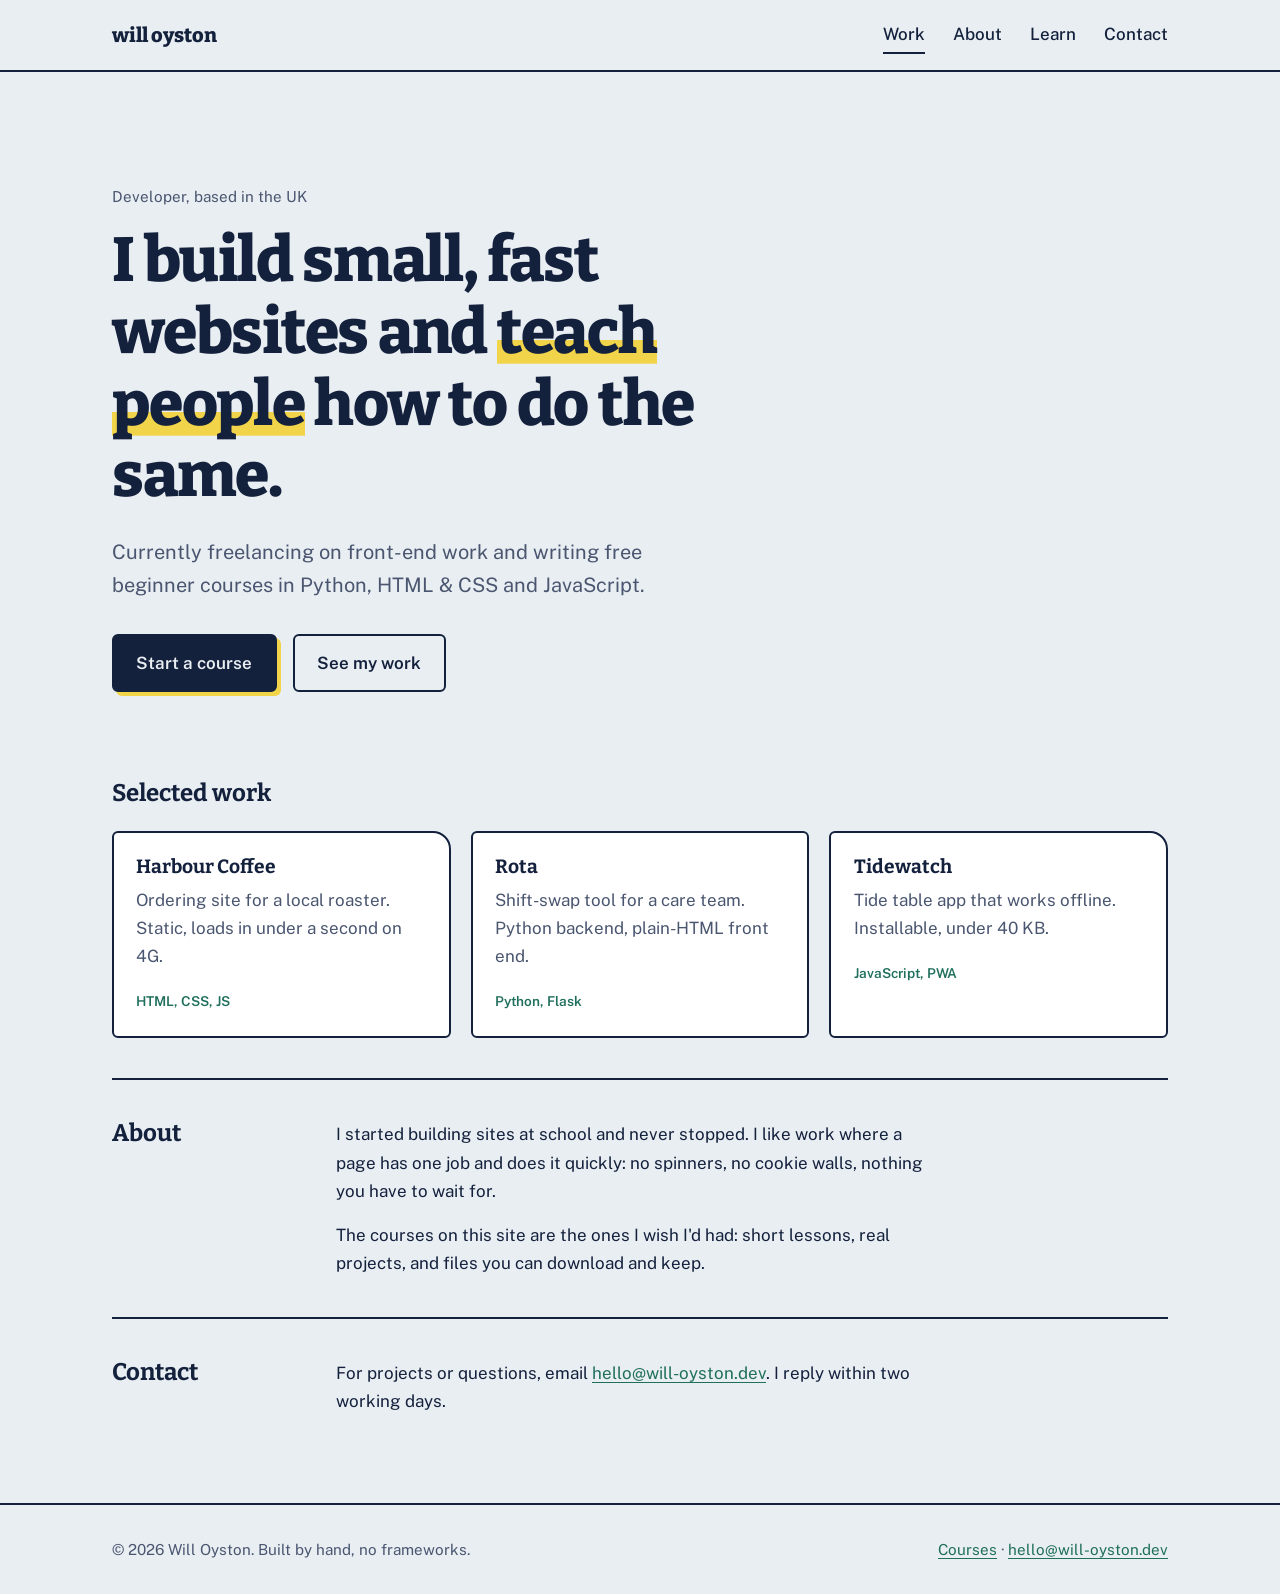
<file: index.html>
<!doctype html><html lang="en-GB"><head><meta charset="utf-8"><meta name="viewport" content="width=device-width,initial-scale=1">
<title>Will Oyston - developer and teacher</title><meta name="description" content="Projects, writing and free coding courses by Will Oyston.">
<link rel="preconnect" href="https://fonts.googleapis.com"><link rel="preconnect" href="https://fonts.gstatic.com" crossorigin>
<link rel="stylesheet" href="https://fonts.googleapis.com/css2?family=Bitter:wght@500;700;800&family=Public+Sans:wght@400;500;600&display=swap">
<link rel="stylesheet" href="/assets/style.css"><link rel="icon" href="data:image/svg+xml,%3Csvg xmlns='http://www.w3.org/2000/svg' viewBox='0 0 32 32'%3E%3Crect width='32' height='32' fill='%2314213D'/%3E%3Ctext x='5' y='23' font-size='20' font-family='serif' font-weight='bold' fill='%23F2D44B'%3Ewo%3C/text%3E%3C/svg%3E">
</head><body class=""><a class="skip" href="#main">Skip to content</a><header class="top"><a class="logo" href="/">will oyston</a>
<button class="burger" aria-label="Menu" aria-expanded="false" aria-controls="menu"><span></span><span></span></button>
<nav id="menu"><a href="/" aria-current=page>Work</a><a href="/#about">About</a><a href="/learn/">Learn</a><a href="/#contact">Contact</a></nav></header><main id="main">
<section class="hero wrap"><p class="kicker">Developer, based in the UK</p>
<h1>I build small, fast websites and <span class="mark">teach people</span> how to do the same.</h1>
<p class="lead">Currently freelancing on front-end work and writing free beginner courses in Python, HTML &amp; CSS and JavaScript.</p>
<p class="actions"><a class="btn" href="/learn/">Start a course</a><a class="btn ghost" href="#work">See my work</a></p></section>
<section class="wrap" id="work"><h2>Selected work</h2>
<ul class="projects">
<li><a href="#"><h3>Harbour Coffee</h3><p>Ordering site for a local roaster. Static, loads in under a second on 4G.</p><span class="tag">HTML, CSS, JS</span></a></li>
<li><a href="#"><h3>Rota</h3><p>Shift-swap tool for a care team. Python backend, plain-HTML front end.</p><span class="tag">Python, Flask</span></a></li>
<li><a href="#"><h3>Tidewatch</h3><p>Tide table app that works offline. Installable, under 40 KB.</p><span class="tag">JavaScript, PWA</span></a></li>
</ul></section>
<section class="wrap split" id="about"><div><h2>About</h2></div><div class="prose">
<p>I started building sites at school and never stopped. I like work where a page has one job and does it quickly: no spinners, no cookie walls, nothing you have to wait for.</p>
<p>The courses on this site are the ones I wish I'd had: short lessons, real projects, and files you can download and keep.</p></div></section>
<section class="wrap split" id="contact"><div><h2>Contact</h2></div><div class="prose">
<p>For projects or questions, email <a href="mailto:hello@will-oyston.dev">hello@will-oyston.dev</a>. I reply within two working days.</p></div></section></main><footer><p>&copy; 2026 Will Oyston. Built by hand, no frameworks.</p><p><a href="/learn/">Courses</a> &middot; <a href="mailto:hello@will-oyston.dev">hello@will-oyston.dev</a></p></footer><script src="/assets/main.js" defer></script></body></html>
</file>
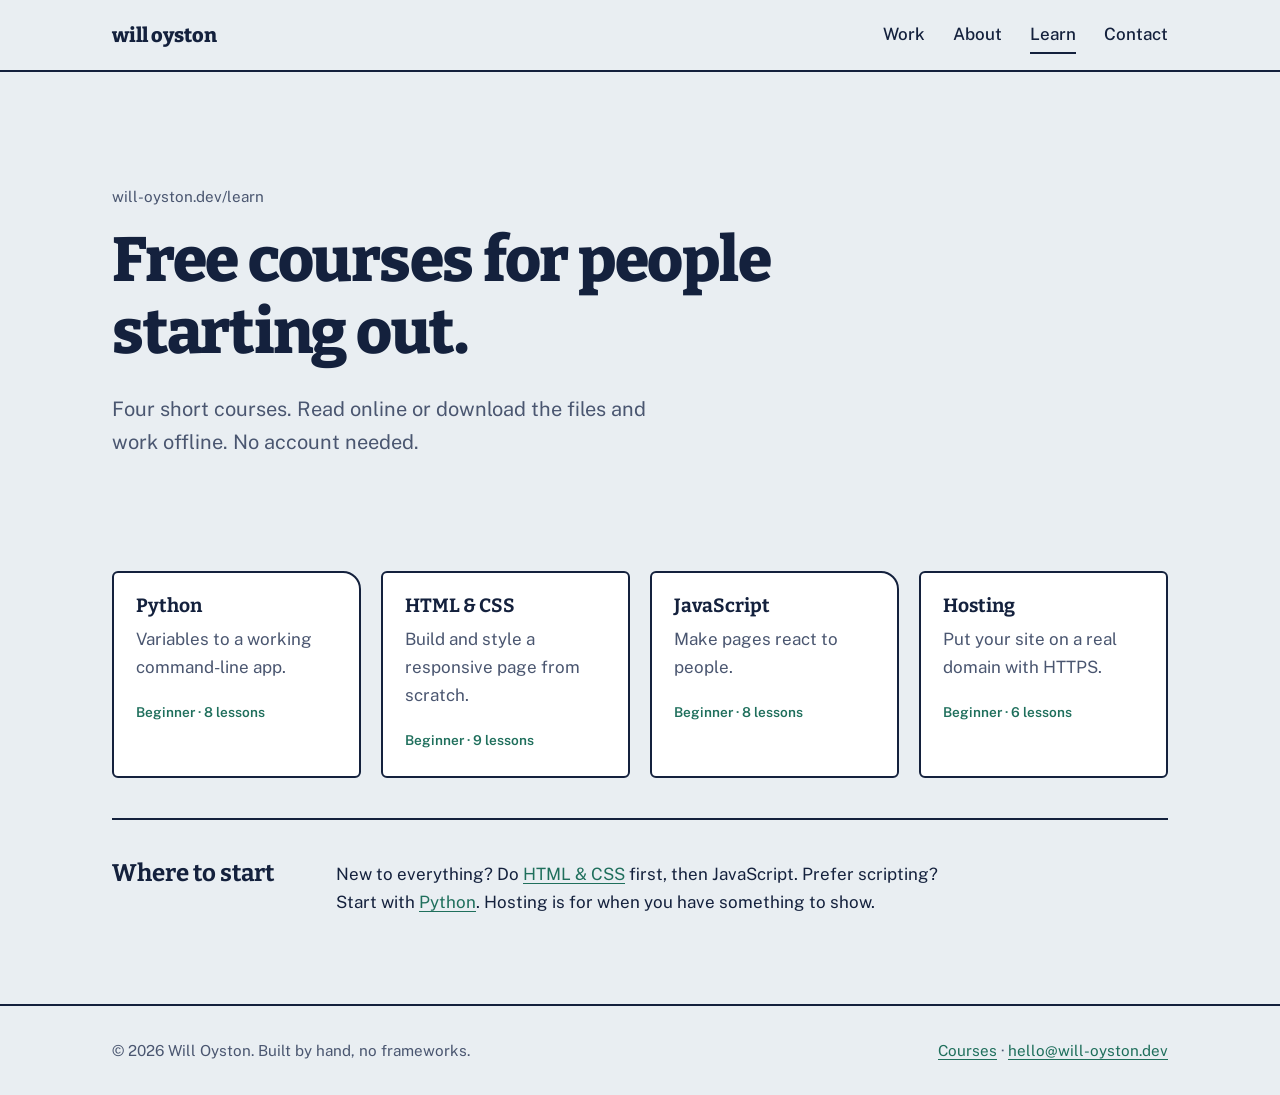
<file: learn/index.html>
<!doctype html><html lang="en-GB"><head><meta charset="utf-8"><meta name="viewport" content="width=device-width,initial-scale=1">
<title>Learn - Will Oyston</title><meta name="description" content="Free beginner courses in Python, HTML & CSS, JavaScript and hosting.">
<link rel="preconnect" href="https://fonts.googleapis.com"><link rel="preconnect" href="https://fonts.gstatic.com" crossorigin>
<link rel="stylesheet" href="https://fonts.googleapis.com/css2?family=Bitter:wght@500;700;800&family=Public+Sans:wght@400;500;600&display=swap">
<link rel="stylesheet" href="/assets/style.css"><link rel="icon" href="data:image/svg+xml,%3Csvg xmlns='http://www.w3.org/2000/svg' viewBox='0 0 32 32'%3E%3Crect width='32' height='32' fill='%2314213D'/%3E%3Ctext x='5' y='23' font-size='20' font-family='serif' font-weight='bold' fill='%23F2D44B'%3Ewo%3C/text%3E%3C/svg%3E">
</head><body class="learn"><a class="skip" href="#main">Skip to content</a><header class="top"><a class="logo" href="/">will oyston</a>
<button class="burger" aria-label="Menu" aria-expanded="false" aria-controls="menu"><span></span><span></span></button>
<nav id="menu"><a href="/">Work</a><a href="/#about">About</a><a href="/learn/" aria-current=page>Learn</a><a href="/#contact">Contact</a></nav></header><main id="main">
<section class="wrap hero"><p class="kicker">will-oyston.dev/learn</p><h1>Free courses for people starting out.</h1>
<p class="lead">Four short courses. Read online or download the files and work offline. No account needed.</p></section>
<section class="wrap"><ul class="projects"><li><a href="/learn/python/"><h3>Python</h3><p>Variables to a working command-line app.</p><span class="tag">Beginner &middot; 8 lessons</span></a></li><li><a href="/learn/html-css/"><h3>HTML & CSS</h3><p>Build and style a responsive page from scratch.</p><span class="tag">Beginner &middot; 9 lessons</span></a></li><li><a href="/learn/javascript/"><h3>JavaScript</h3><p>Make pages react to people.</p><span class="tag">Beginner &middot; 8 lessons</span></a></li><li><a href="/learn/hosting/"><h3>Hosting</h3><p>Put your site on a real domain with HTTPS.</p><span class="tag">Beginner &middot; 6 lessons</span></a></li></ul></section>
<section class="wrap split"><div><h2>Where to start</h2></div><div class="prose"><p>New to everything? Do <a href="/learn/html-css/">HTML &amp; CSS</a> first, then JavaScript. Prefer scripting? Start with <a href="/learn/python/">Python</a>. Hosting is for when you have something to show.</p></div></section></main><footer><p>&copy; 2026 Will Oyston. Built by hand, no frameworks.</p><p><a href="/learn/">Courses</a> &middot; <a href="mailto:hello@will-oyston.dev">hello@will-oyston.dev</a></p></footer><script src="/assets/main.js" defer></script></body></html>
</file>
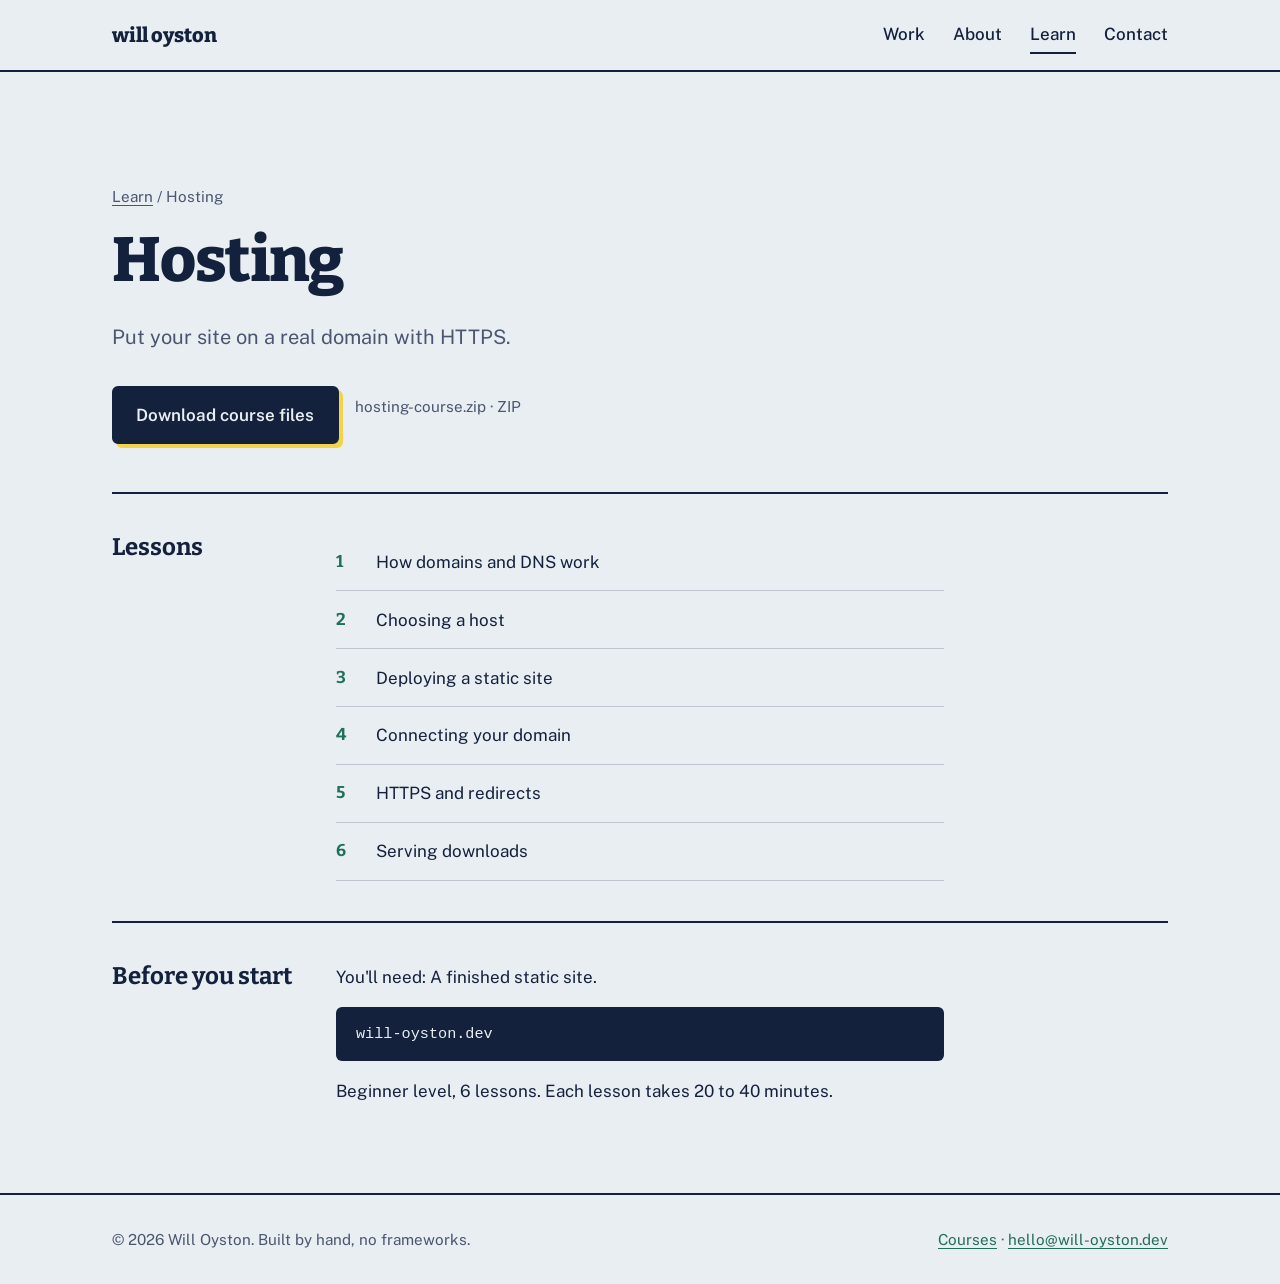
<file: learn/hosting/index.html>
<!doctype html><html lang="en-GB"><head><meta charset="utf-8"><meta name="viewport" content="width=device-width,initial-scale=1">
<title>Hosting course - Will Oyston</title><meta name="description" content="Put your site on a real domain with HTTPS.">
<link rel="preconnect" href="https://fonts.googleapis.com"><link rel="preconnect" href="https://fonts.gstatic.com" crossorigin>
<link rel="stylesheet" href="https://fonts.googleapis.com/css2?family=Bitter:wght@500;700;800&family=Public+Sans:wght@400;500;600&display=swap">
<link rel="stylesheet" href="/assets/style.css"><link rel="icon" href="data:image/svg+xml,%3Csvg xmlns='http://www.w3.org/2000/svg' viewBox='0 0 32 32'%3E%3Crect width='32' height='32' fill='%2314213D'/%3E%3Ctext x='5' y='23' font-size='20' font-family='serif' font-weight='bold' fill='%23F2D44B'%3Ewo%3C/text%3E%3C/svg%3E">
</head><body class=""><a class="skip" href="#main">Skip to content</a><header class="top"><a class="logo" href="/">will oyston</a>
<button class="burger" aria-label="Menu" aria-expanded="false" aria-controls="menu"><span></span><span></span></button>
<nav id="menu"><a href="/">Work</a><a href="/#about">About</a><a href="/learn/" aria-current=page>Learn</a><a href="/#contact">Contact</a></nav></header><main id="main">
<section class="wrap hero"><p class="crumb"><a href="/learn/">Learn</a> / Hosting</p><h1>Hosting</h1><p class="lead">Put your site on a real domain with HTTPS.</p>
<p class="actions"><a class="btn" href="/cdn/courses/download/hosting-course.zip" download>Download course files</a><span class="meta">hosting-course.zip &middot; ZIP</span></p></section>
<section class="wrap split"><div><h2>Lessons</h2></div><div><ol class="lessons"><li><span>How domains and DNS work</span></li><li><span>Choosing a host</span></li><li><span>Deploying a static site</span></li><li><span>Connecting your domain</span></li><li><span>HTTPS and redirects</span></li><li><span>Serving downloads</span></li></ol></div></section>
<section class="wrap split"><div><h2>Before you start</h2></div><div class="prose"><p>You'll need: A finished static site.</p><pre><code>will-oyston.dev</code></pre><p>Beginner level, 6 lessons. Each lesson takes 20 to 40 minutes.</p></div></section></main><footer><p>&copy; 2026 Will Oyston. Built by hand, no frameworks.</p><p><a href="/learn/">Courses</a> &middot; <a href="mailto:hello@will-oyston.dev">hello@will-oyston.dev</a></p></footer><script src="/assets/main.js" defer></script></body></html>
</file>
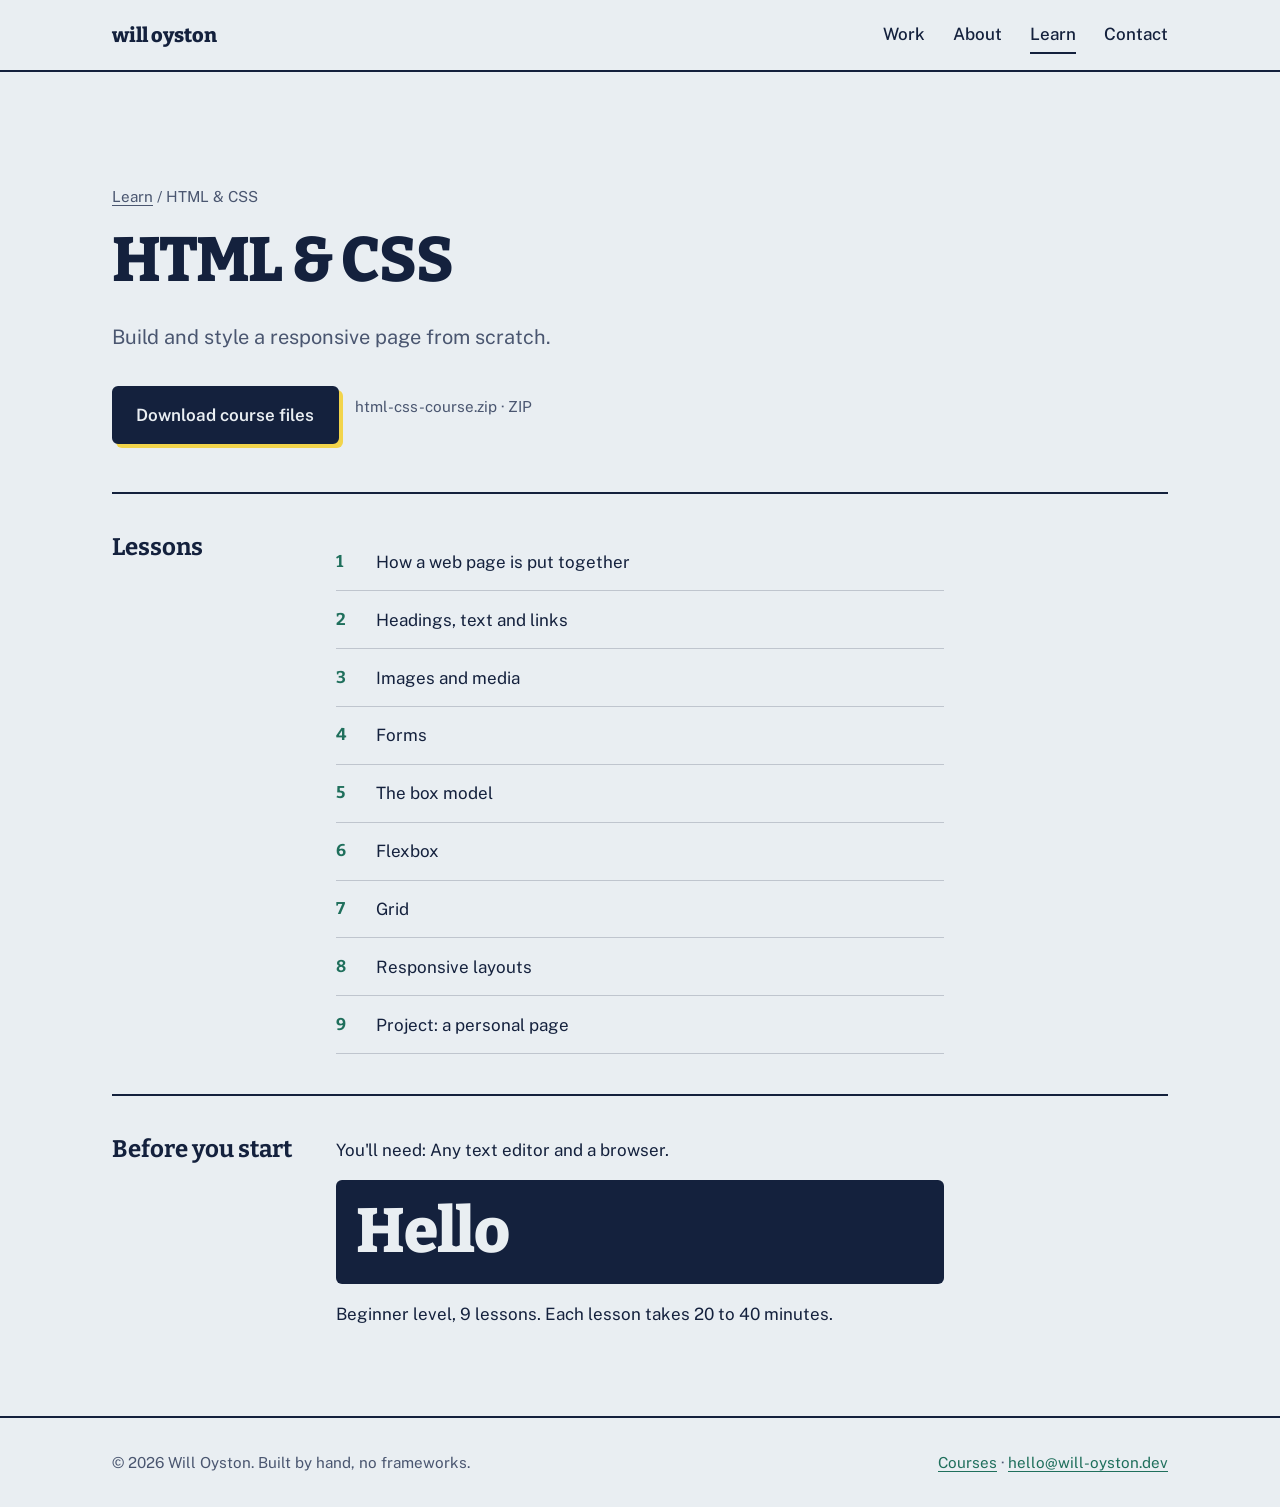
<file: learn/html-css/index.html>
<!doctype html><html lang="en-GB"><head><meta charset="utf-8"><meta name="viewport" content="width=device-width,initial-scale=1">
<title>HTML & CSS course - Will Oyston</title><meta name="description" content="Build and style a responsive page from scratch.">
<link rel="preconnect" href="https://fonts.googleapis.com"><link rel="preconnect" href="https://fonts.gstatic.com" crossorigin>
<link rel="stylesheet" href="https://fonts.googleapis.com/css2?family=Bitter:wght@500;700;800&family=Public+Sans:wght@400;500;600&display=swap">
<link rel="stylesheet" href="/assets/style.css"><link rel="icon" href="data:image/svg+xml,%3Csvg xmlns='http://www.w3.org/2000/svg' viewBox='0 0 32 32'%3E%3Crect width='32' height='32' fill='%2314213D'/%3E%3Ctext x='5' y='23' font-size='20' font-family='serif' font-weight='bold' fill='%23F2D44B'%3Ewo%3C/text%3E%3C/svg%3E">
</head><body class=""><a class="skip" href="#main">Skip to content</a><header class="top"><a class="logo" href="/">will oyston</a>
<button class="burger" aria-label="Menu" aria-expanded="false" aria-controls="menu"><span></span><span></span></button>
<nav id="menu"><a href="/">Work</a><a href="/#about">About</a><a href="/learn/" aria-current=page>Learn</a><a href="/#contact">Contact</a></nav></header><main id="main">
<section class="wrap hero"><p class="crumb"><a href="/learn/">Learn</a> / HTML & CSS</p><h1>HTML & CSS</h1><p class="lead">Build and style a responsive page from scratch.</p>
<p class="actions"><a class="btn" href="/cdn/courses/download/html-css-course.zip" download>Download course files</a><span class="meta">html-css-course.zip &middot; ZIP</span></p></section>
<section class="wrap split"><div><h2>Lessons</h2></div><div><ol class="lessons"><li><span>How a web page is put together</span></li><li><span>Headings, text and links</span></li><li><span>Images and media</span></li><li><span>Forms</span></li><li><span>The box model</span></li><li><span>Flexbox</span></li><li><span>Grid</span></li><li><span>Responsive layouts</span></li><li><span>Project: a personal page</span></li></ol></div></section>
<section class="wrap split"><div><h2>Before you start</h2></div><div class="prose"><p>You'll need: Any text editor and a browser.</p><pre><code><h1>Hello</h1></code></pre><p>Beginner level, 9 lessons. Each lesson takes 20 to 40 minutes.</p></div></section></main><footer><p>&copy; 2026 Will Oyston. Built by hand, no frameworks.</p><p><a href="/learn/">Courses</a> &middot; <a href="mailto:hello@will-oyston.dev">hello@will-oyston.dev</a></p></footer><script src="/assets/main.js" defer></script></body></html>
</file>
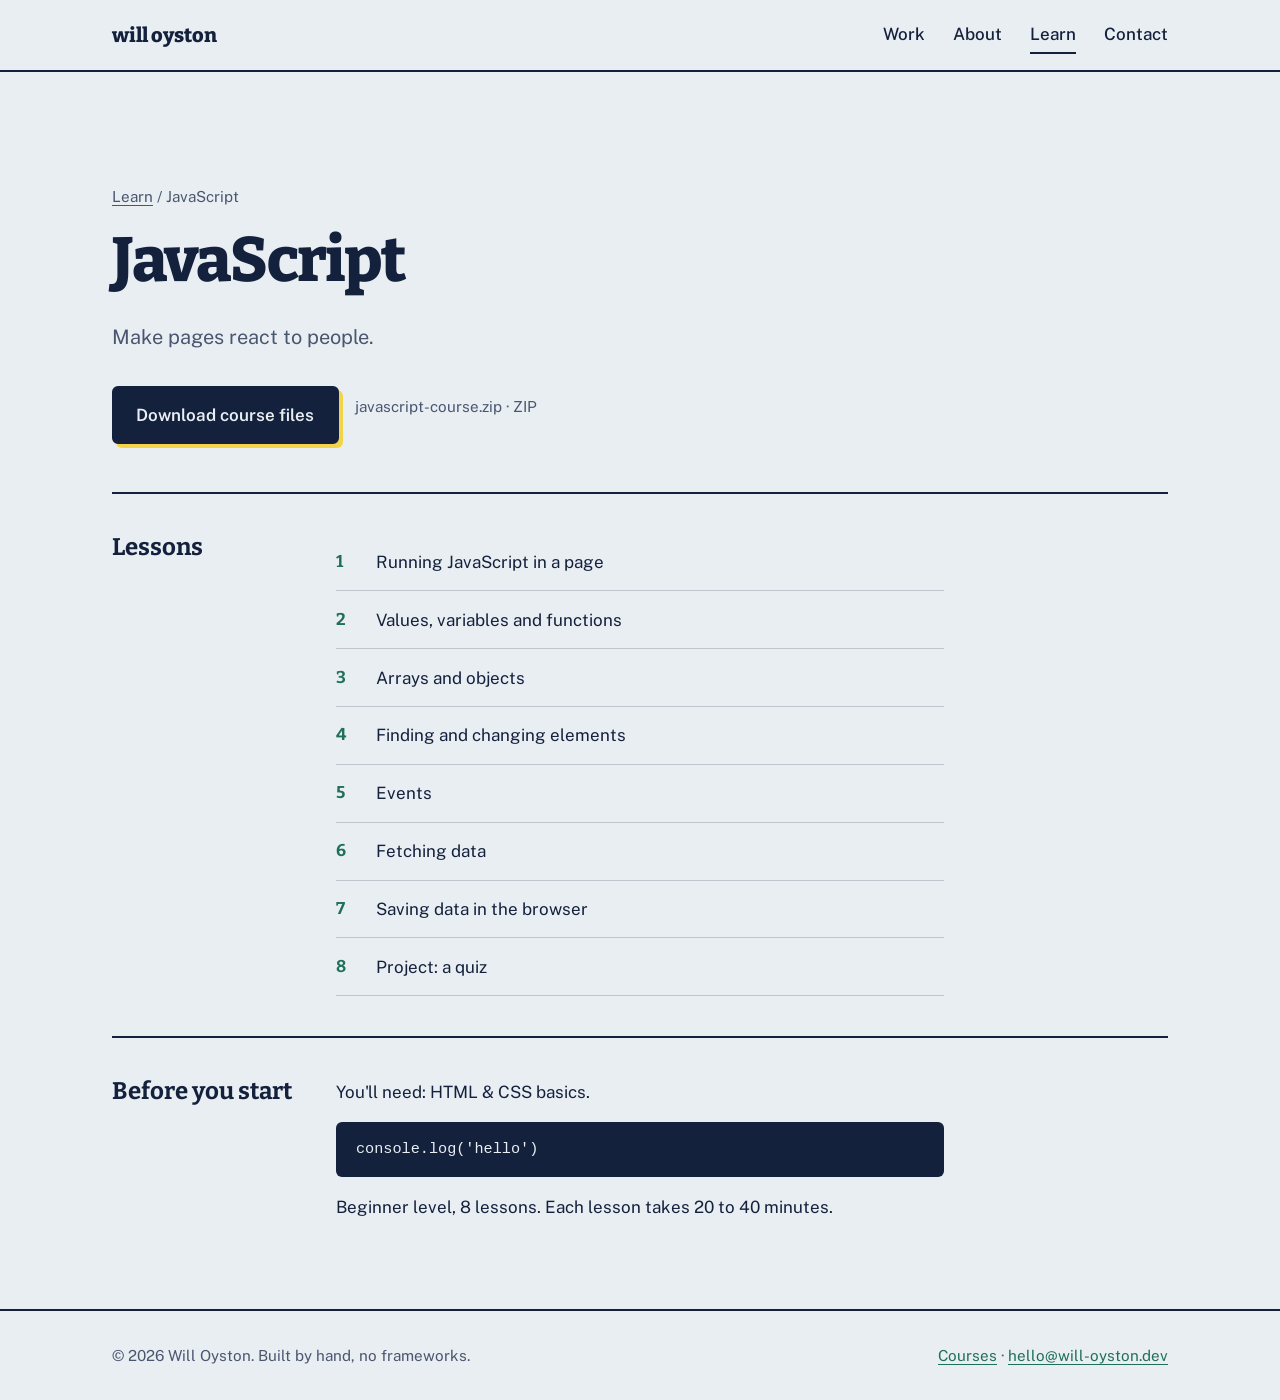
<file: learn/javascript/index.html>
<!doctype html><html lang="en-GB"><head><meta charset="utf-8"><meta name="viewport" content="width=device-width,initial-scale=1">
<title>JavaScript course - Will Oyston</title><meta name="description" content="Make pages react to people.">
<link rel="preconnect" href="https://fonts.googleapis.com"><link rel="preconnect" href="https://fonts.gstatic.com" crossorigin>
<link rel="stylesheet" href="https://fonts.googleapis.com/css2?family=Bitter:wght@500;700;800&family=Public+Sans:wght@400;500;600&display=swap">
<link rel="stylesheet" href="/assets/style.css"><link rel="icon" href="data:image/svg+xml,%3Csvg xmlns='http://www.w3.org/2000/svg' viewBox='0 0 32 32'%3E%3Crect width='32' height='32' fill='%2314213D'/%3E%3Ctext x='5' y='23' font-size='20' font-family='serif' font-weight='bold' fill='%23F2D44B'%3Ewo%3C/text%3E%3C/svg%3E">
</head><body class=""><a class="skip" href="#main">Skip to content</a><header class="top"><a class="logo" href="/">will oyston</a>
<button class="burger" aria-label="Menu" aria-expanded="false" aria-controls="menu"><span></span><span></span></button>
<nav id="menu"><a href="/">Work</a><a href="/#about">About</a><a href="/learn/" aria-current=page>Learn</a><a href="/#contact">Contact</a></nav></header><main id="main">
<section class="wrap hero"><p class="crumb"><a href="/learn/">Learn</a> / JavaScript</p><h1>JavaScript</h1><p class="lead">Make pages react to people.</p>
<p class="actions"><a class="btn" href="/cdn/courses/download/javascript-course.zip" download>Download course files</a><span class="meta">javascript-course.zip &middot; ZIP</span></p></section>
<section class="wrap split"><div><h2>Lessons</h2></div><div><ol class="lessons"><li><span>Running JavaScript in a page</span></li><li><span>Values, variables and functions</span></li><li><span>Arrays and objects</span></li><li><span>Finding and changing elements</span></li><li><span>Events</span></li><li><span>Fetching data</span></li><li><span>Saving data in the browser</span></li><li><span>Project: a quiz</span></li></ol></div></section>
<section class="wrap split"><div><h2>Before you start</h2></div><div class="prose"><p>You'll need: HTML &amp; CSS basics.</p><pre><code>console.log('hello')</code></pre><p>Beginner level, 8 lessons. Each lesson takes 20 to 40 minutes.</p></div></section></main><footer><p>&copy; 2026 Will Oyston. Built by hand, no frameworks.</p><p><a href="/learn/">Courses</a> &middot; <a href="mailto:hello@will-oyston.dev">hello@will-oyston.dev</a></p></footer><script src="/assets/main.js" defer></script></body></html>
</file>
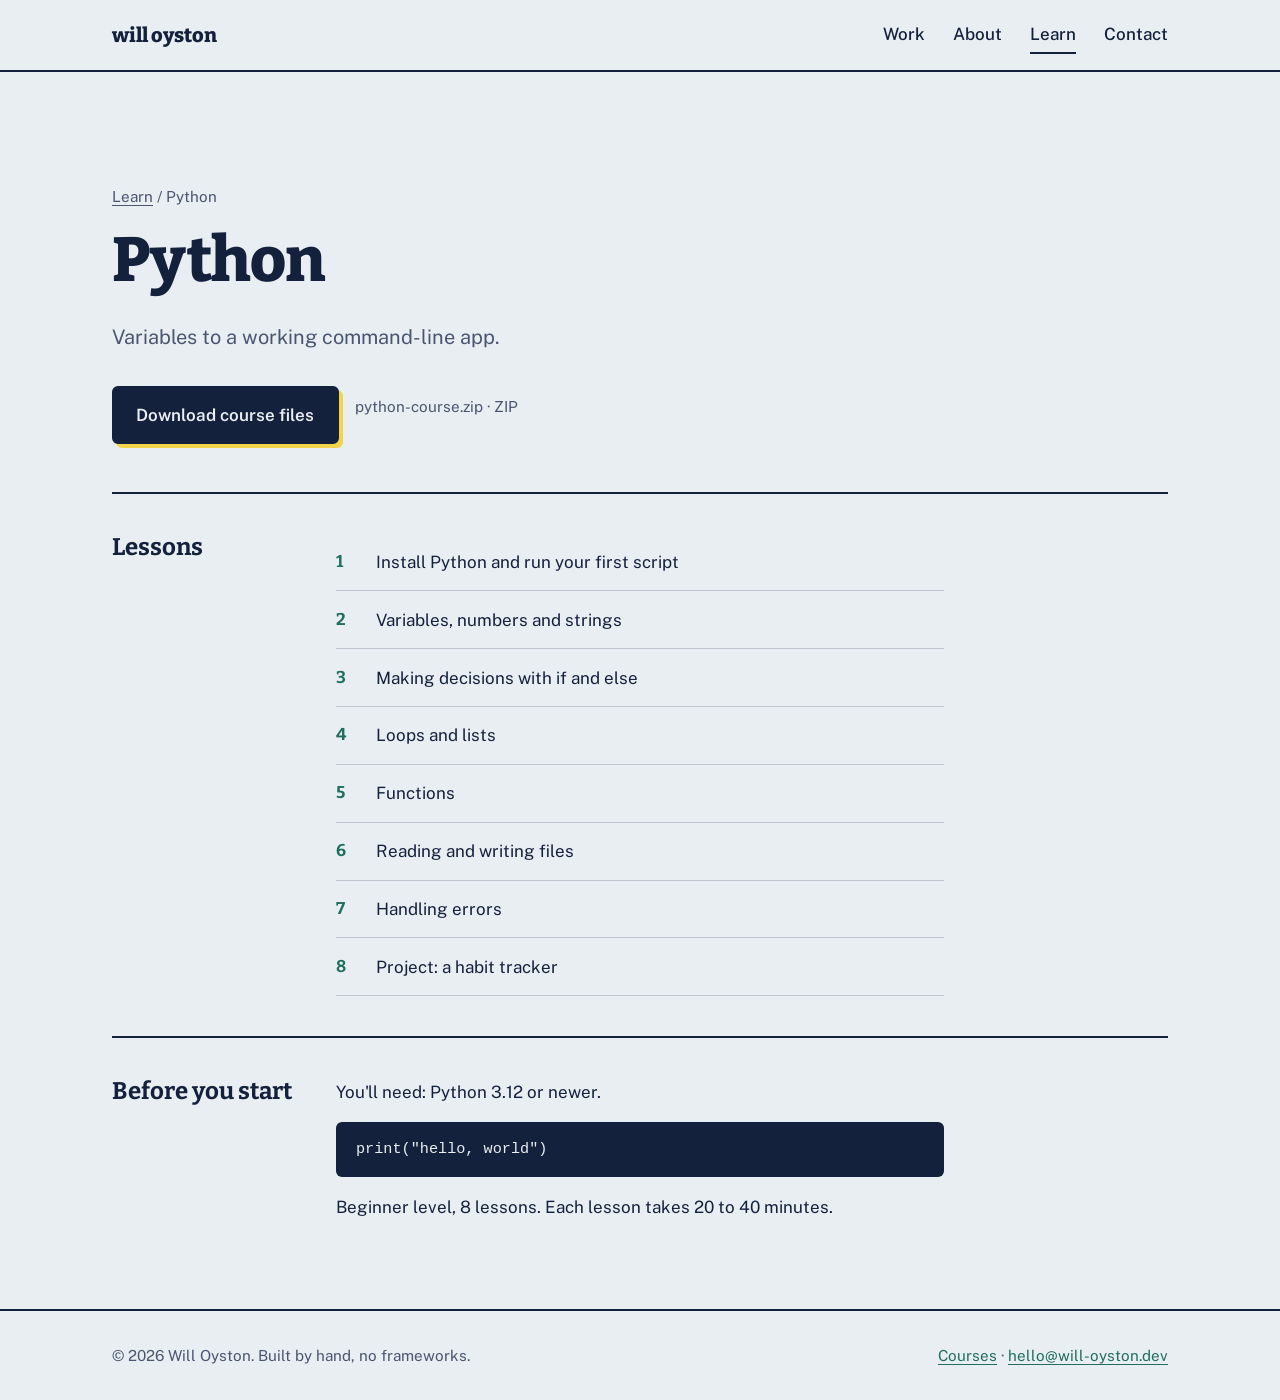
<file: learn/python/index.html>
<!doctype html><html lang="en-GB"><head><meta charset="utf-8"><meta name="viewport" content="width=device-width,initial-scale=1">
<title>Python course - Will Oyston</title><meta name="description" content="Variables to a working command-line app.">
<link rel="preconnect" href="https://fonts.googleapis.com"><link rel="preconnect" href="https://fonts.gstatic.com" crossorigin>
<link rel="stylesheet" href="https://fonts.googleapis.com/css2?family=Bitter:wght@500;700;800&family=Public+Sans:wght@400;500;600&display=swap">
<link rel="stylesheet" href="/assets/style.css"><link rel="icon" href="data:image/svg+xml,%3Csvg xmlns='http://www.w3.org/2000/svg' viewBox='0 0 32 32'%3E%3Crect width='32' height='32' fill='%2314213D'/%3E%3Ctext x='5' y='23' font-size='20' font-family='serif' font-weight='bold' fill='%23F2D44B'%3Ewo%3C/text%3E%3C/svg%3E">
</head><body class=""><a class="skip" href="#main">Skip to content</a><header class="top"><a class="logo" href="/">will oyston</a>
<button class="burger" aria-label="Menu" aria-expanded="false" aria-controls="menu"><span></span><span></span></button>
<nav id="menu"><a href="/">Work</a><a href="/#about">About</a><a href="/learn/" aria-current=page>Learn</a><a href="/#contact">Contact</a></nav></header><main id="main">
<section class="wrap hero"><p class="crumb"><a href="/learn/">Learn</a> / Python</p><h1>Python</h1><p class="lead">Variables to a working command-line app.</p>
<p class="actions"><a class="btn" href="/cdn/courses/download/python-course.zip" download>Download course files</a><span class="meta">python-course.zip &middot; ZIP</span></p></section>
<section class="wrap split"><div><h2>Lessons</h2></div><div><ol class="lessons"><li><span>Install Python and run your first script</span></li><li><span>Variables, numbers and strings</span></li><li><span>Making decisions with if and else</span></li><li><span>Loops and lists</span></li><li><span>Functions</span></li><li><span>Reading and writing files</span></li><li><span>Handling errors</span></li><li><span>Project: a habit tracker</span></li></ol></div></section>
<section class="wrap split"><div><h2>Before you start</h2></div><div class="prose"><p>You'll need: Python 3.12 or newer.</p><pre><code>print("hello, world")</code></pre><p>Beginner level, 8 lessons. Each lesson takes 20 to 40 minutes.</p></div></section></main><footer><p>&copy; 2026 Will Oyston. Built by hand, no frameworks.</p><p><a href="/learn/">Courses</a> &middot; <a href="mailto:hello@will-oyston.dev">hello@will-oyston.dev</a></p></footer><script src="/assets/main.js" defer></script></body></html>
</file>
<file: assets/style.css>
:root{--bg:#E9EEF2;--ink:#14213D;--soft:#4A5670;--card:#fff;--acc:#1F6F5C;--hi:#F2D44B;--line:#14213D;--r:6px}
@media(prefers-color-scheme:dark){:root{--bg:#0F1726;--ink:#E7ECF3;--soft:#9AA8BF;--card:#18233A;--acc:#6FD0B4;--hi:#F2D44B;--line:#E7ECF3}}
*{box-sizing:border-box;margin:0}
html{scroll-behavior:smooth;scroll-padding-top:5rem}
body{background:var(--bg);color:var(--ink);font:400 1.0625rem/1.65 "Public Sans",system-ui,sans-serif;-webkit-font-smoothing:antialiased}
h1,h2,h3,.logo{font-family:Bitter,Georgia,serif;line-height:1.15}
h1{font-size:clamp(2.1rem,6vw,3.9rem);font-weight:800;max-width:19ch;letter-spacing:-.02em}
h2{font-size:1.5rem;font-weight:700}h3{font-size:1.2rem;font-weight:700}
a{color:var(--acc);text-underline-offset:3px}
:focus-visible{outline:3px solid var(--hi);outline-offset:3px}
.skip{position:absolute;left:-999px;background:var(--hi);color:#000;padding:.5rem 1rem;z-index:20}.skip:focus{left:1rem;top:1rem}
.wrap{width:min(100% - 2.5rem,66rem);margin-inline:auto}
.top{display:flex;justify-content:space-between;align-items:center;padding:1rem max(1.25rem,calc((100% - 66rem)/2));position:sticky;top:0;background:var(--bg);border-bottom:2px solid var(--line);z-index:10}
.logo{font-weight:800;font-size:1.25rem;color:var(--ink);text-decoration:none}
nav{display:flex;gap:1.75rem}nav a{color:var(--ink);text-decoration:none;font-weight:500;padding:.25rem 0;border-bottom:2px solid transparent}
nav a:hover,nav a[aria-current]{border-color:var(--ink)}
.burger{display:none;background:none;border:2px solid var(--line);border-radius:var(--r);width:2.75rem;height:2.75rem;cursor:pointer;padding:0;position:relative}
.burger span{position:absolute;left:.6rem;right:.6rem;height:2px;background:var(--ink);transition:transform .2s,top .2s}
.burger span:first-child{top:.95rem}.burger span:last-child{top:1.55rem}
.burger[aria-expanded=true] span:first-child{top:1.25rem;transform:rotate(45deg)}.burger[aria-expanded=true] span:last-child{top:1.25rem;transform:rotate(-45deg)}
.hero{padding-block:clamp(3rem,10vw,7rem) 3rem}
.kicker,.crumb,.meta{color:var(--soft);font-size:.95rem;margin-bottom:1rem}.crumb a{color:var(--soft)}
.lead{font-size:1.25rem;max-width:36rem;margin-top:1.5rem;color:var(--soft)}
.mark{background:linear-gradient(var(--hi),var(--hi)) no-repeat 0 88%/0 .38em;animation:draw .9s .3s ease-out forwards;color:inherit}
@keyframes draw{to{background-size:100% .38em}}
.actions{display:flex;gap:1rem;flex-wrap:wrap;align-items:center;margin-top:2rem}
.btn{display:inline-block;background:var(--ink);color:var(--bg);padding:.8rem 1.4rem;border:2px solid var(--ink);border-radius:var(--r);font-weight:600;text-decoration:none;box-shadow:4px 4px 0 var(--hi);transition:transform .12s,box-shadow .12s}
.btn:hover{transform:translate(2px,2px);box-shadow:2px 2px 0 var(--hi)}.btn:active{transform:translate(4px,4px);box-shadow:0 0 0 var(--hi)}
.btn.ghost{background:transparent;color:var(--ink);box-shadow:none}.btn.ghost:hover{background:var(--hi);color:#14213D;transform:none}
section{padding-block:2.5rem}
.projects{list-style:none;padding:0;display:grid;grid-template-columns:repeat(auto-fit,minmax(15rem,1fr));gap:1.25rem;margin-top:1.5rem}
.projects a{display:block;height:100%;background:var(--card);border:2px solid var(--line);border-radius:var(--r);padding:1.4rem;color:var(--ink);text-decoration:none;transition:transform .15s}
.projects li:nth-child(odd) a{border-radius:var(--r) 18px var(--r) var(--r)}
.projects a:hover{transform:translateY(-4px)}.projects h3{margin-bottom:.5rem}.projects p{color:var(--soft);margin-bottom:1rem}
.tag{font-size:.85rem;font-weight:600;color:var(--acc)}
.split{display:grid;grid-template-columns:12rem 1fr;gap:2rem;border-top:2px solid var(--line)}
.prose{max-width:38rem}.prose p+p,.prose p+pre,.prose pre+p{margin-top:1rem}
.lessons{list-style:none;padding:0;counter-reset:l;max-width:38rem}
.lessons li{counter-increment:l;display:flex;gap:1rem;padding:.9rem 0;border-bottom:1px solid color-mix(in srgb,var(--ink) 20%,transparent)}
.lessons li::before{content:counter(l);font-family:Bitter,serif;font-weight:700;color:var(--acc);min-width:1.5rem}
pre{background:var(--ink);color:var(--bg);padding:1rem 1.25rem;border-radius:var(--r);overflow-x:auto;font:.95rem/1.5 ui-monospace,Menlo,Consolas,monospace}
footer{border-top:2px solid var(--line);margin-top:3rem;padding:2rem max(1.25rem,calc((100% - 66rem)/2));display:flex;justify-content:space-between;gap:1rem;flex-wrap:wrap;color:var(--soft);font-size:.95rem}
@media(max-width:760px){
.burger{display:block}
nav{position:absolute;top:100%;left:0;right:0;flex-direction:column;gap:0;background:var(--bg);border-bottom:2px solid var(--line);display:none}
nav.open{display:flex}nav a{padding:1rem 1.25rem;border-bottom:1px solid color-mix(in srgb,var(--ink) 15%,transparent)}
.split{grid-template-columns:1fr;gap:1rem}}
@media(prefers-reduced-motion:reduce){*{animation:none!important;transition:none!important;scroll-behavior:auto!important}.mark{background-size:100% .38em}}
</file>
